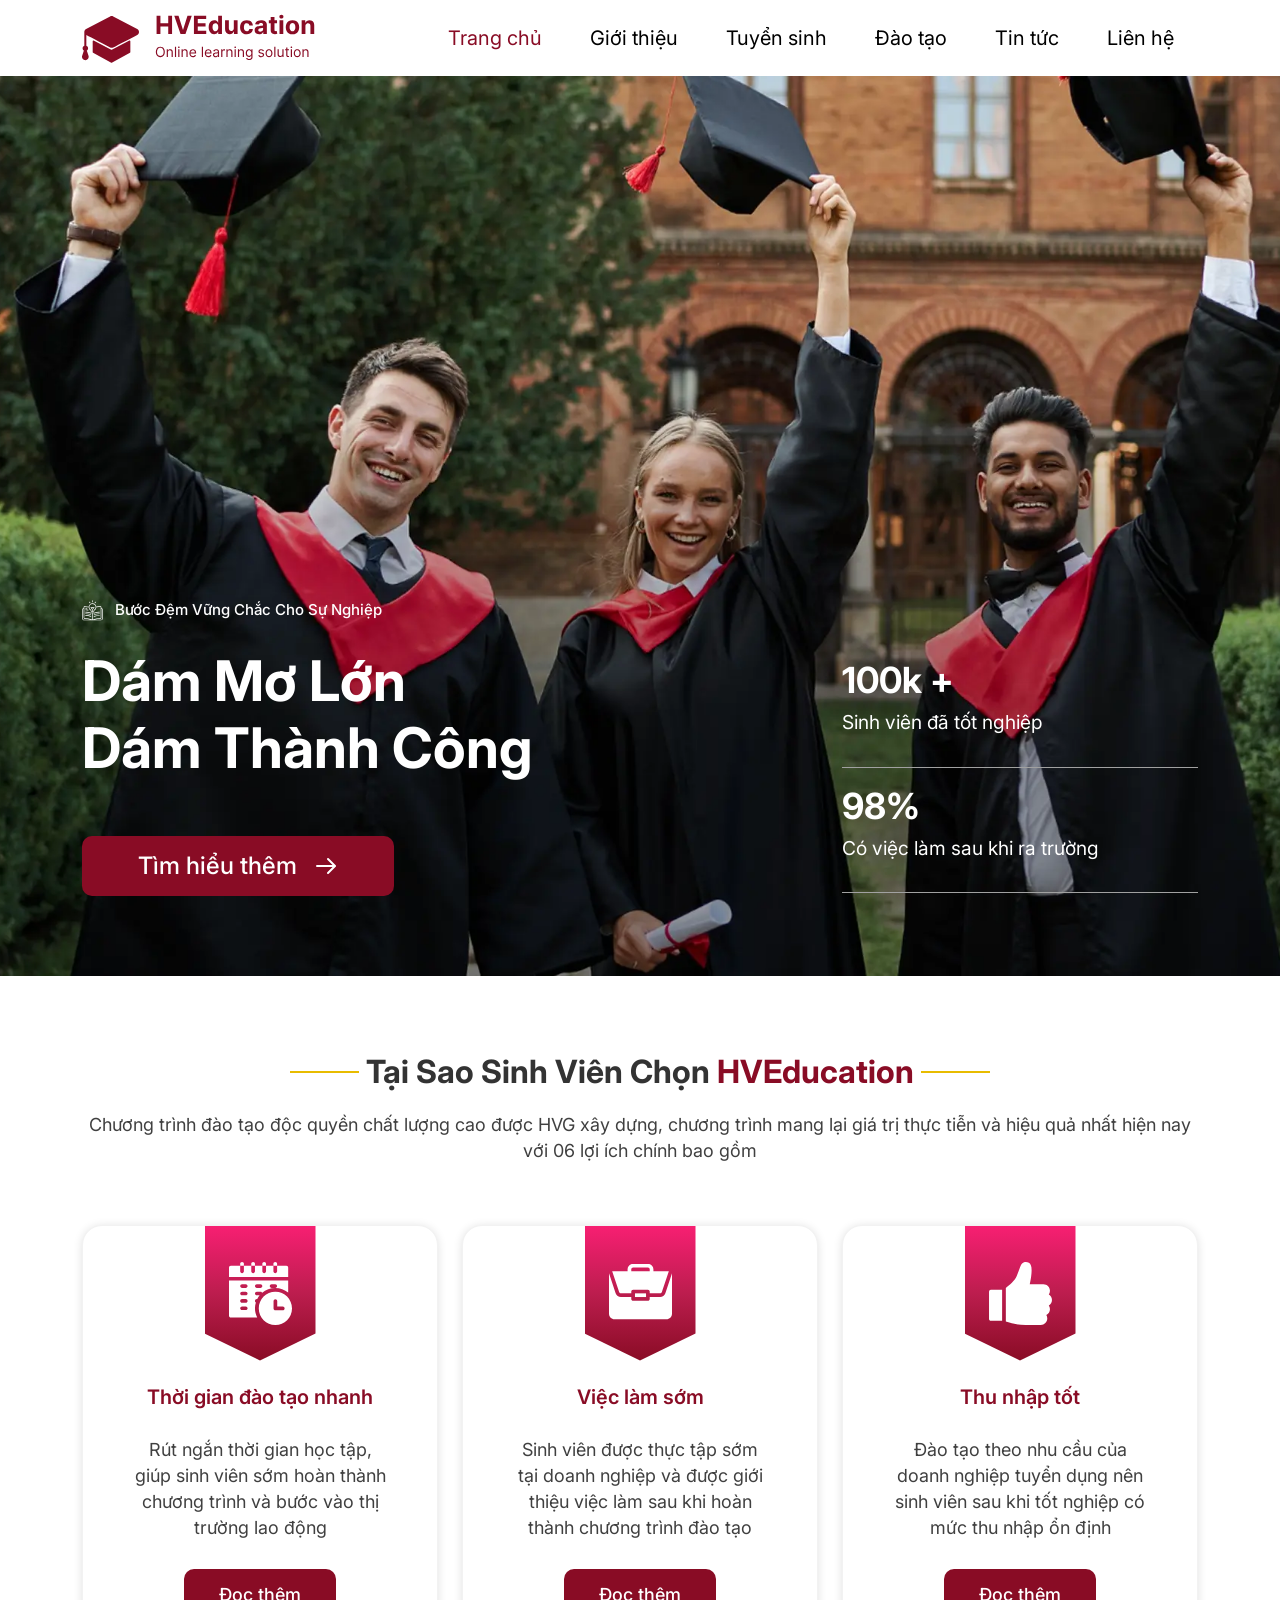
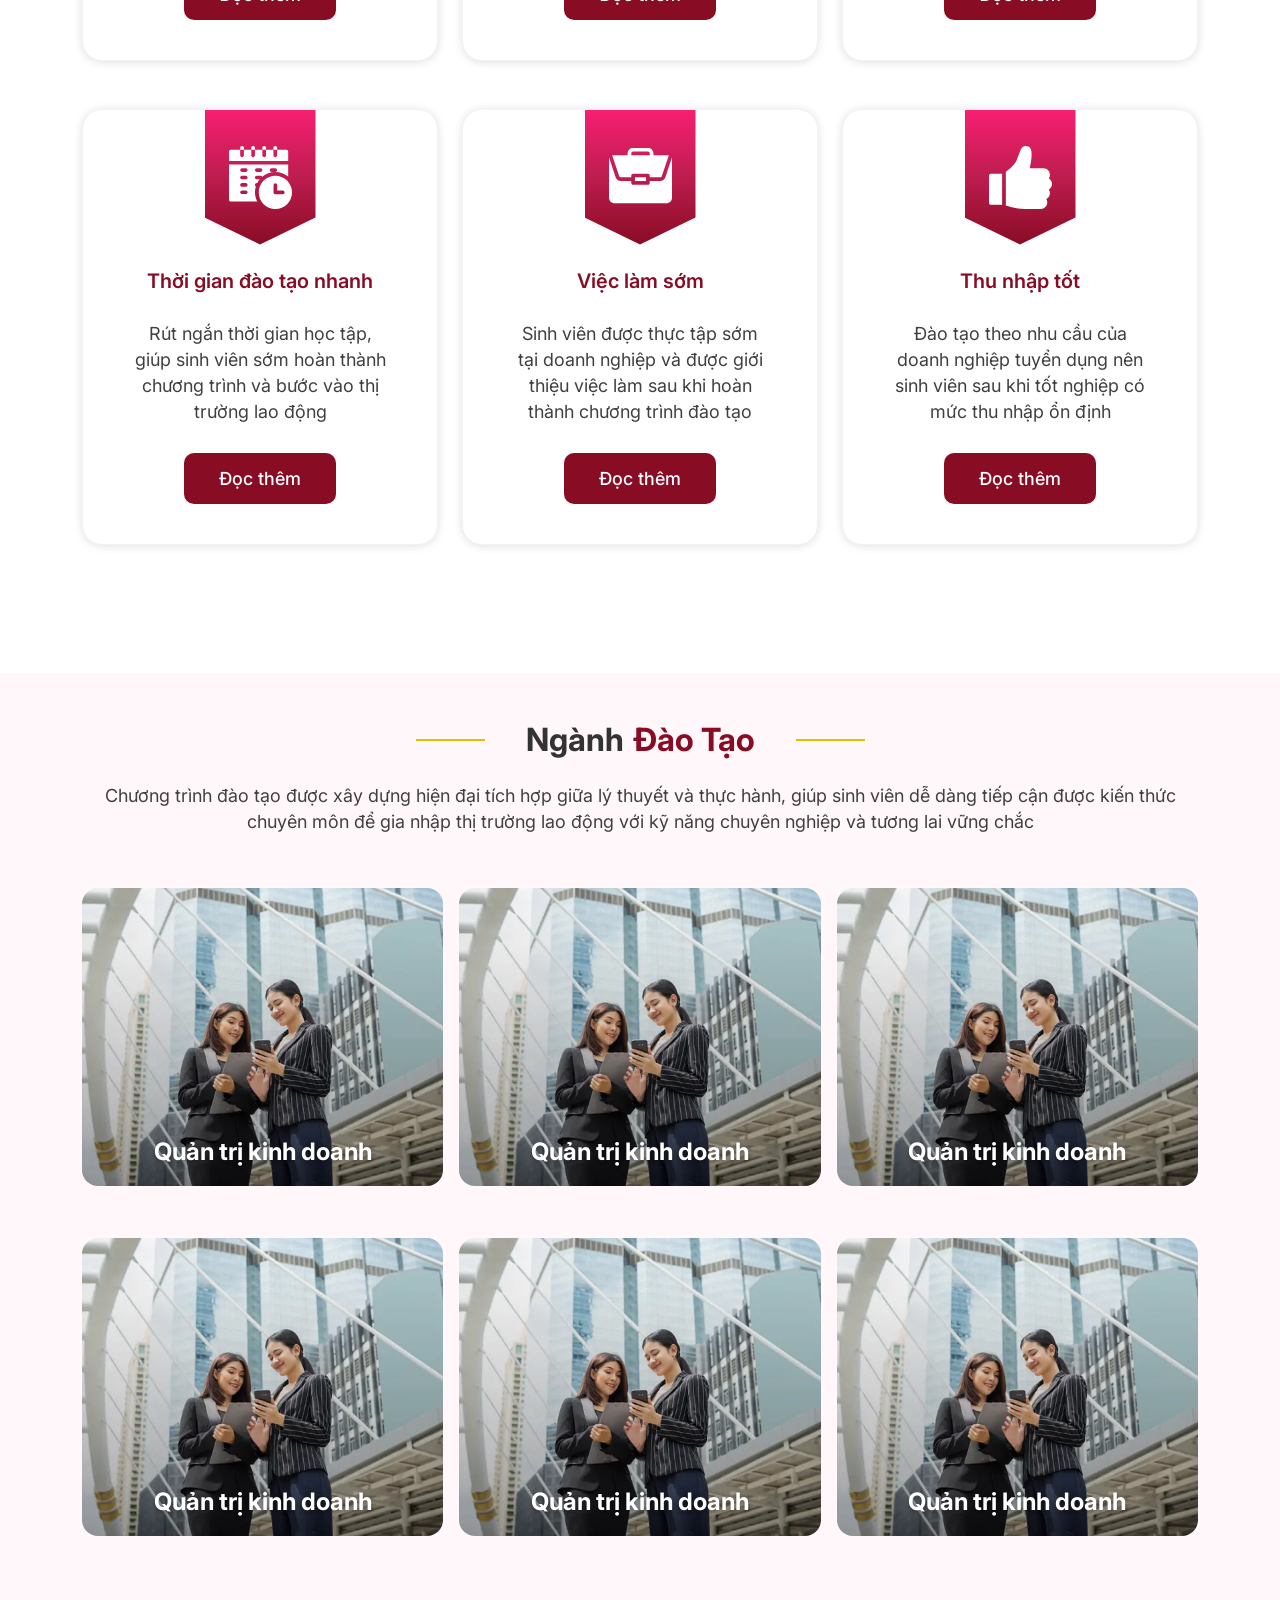
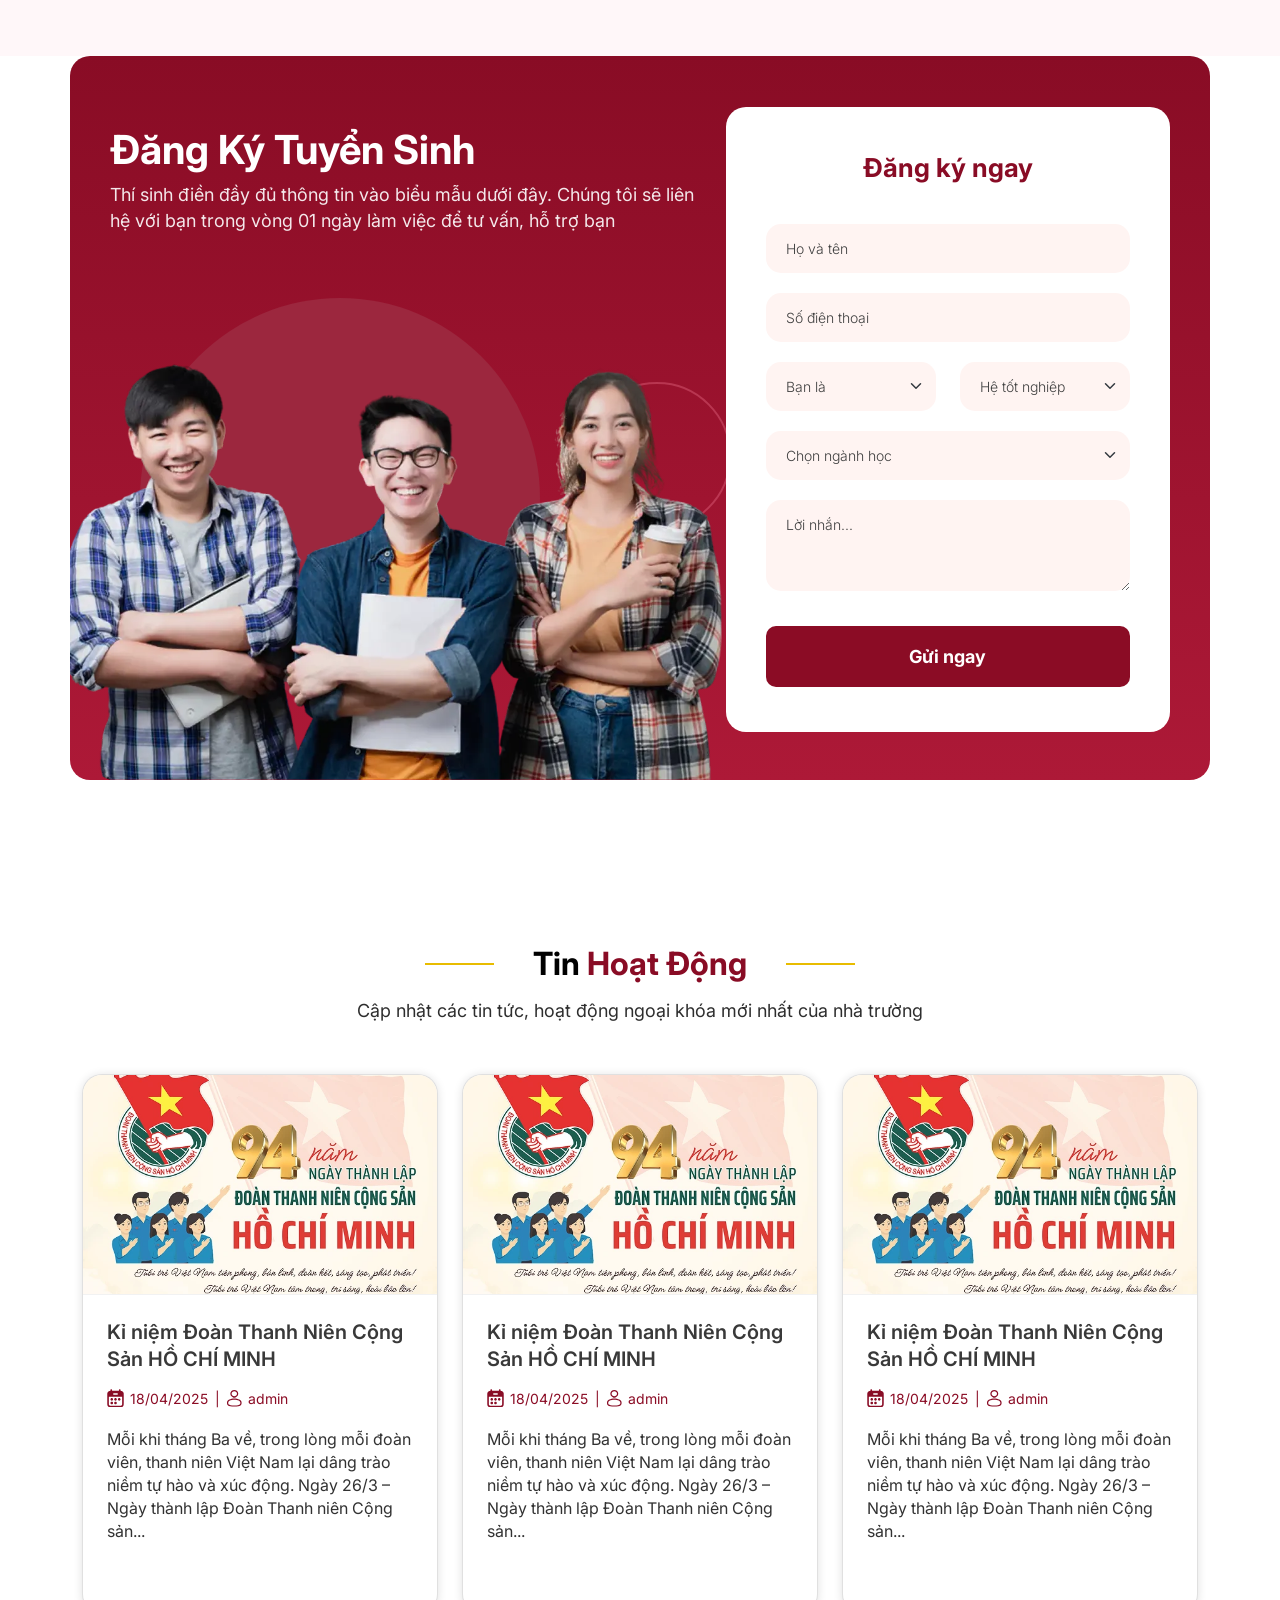
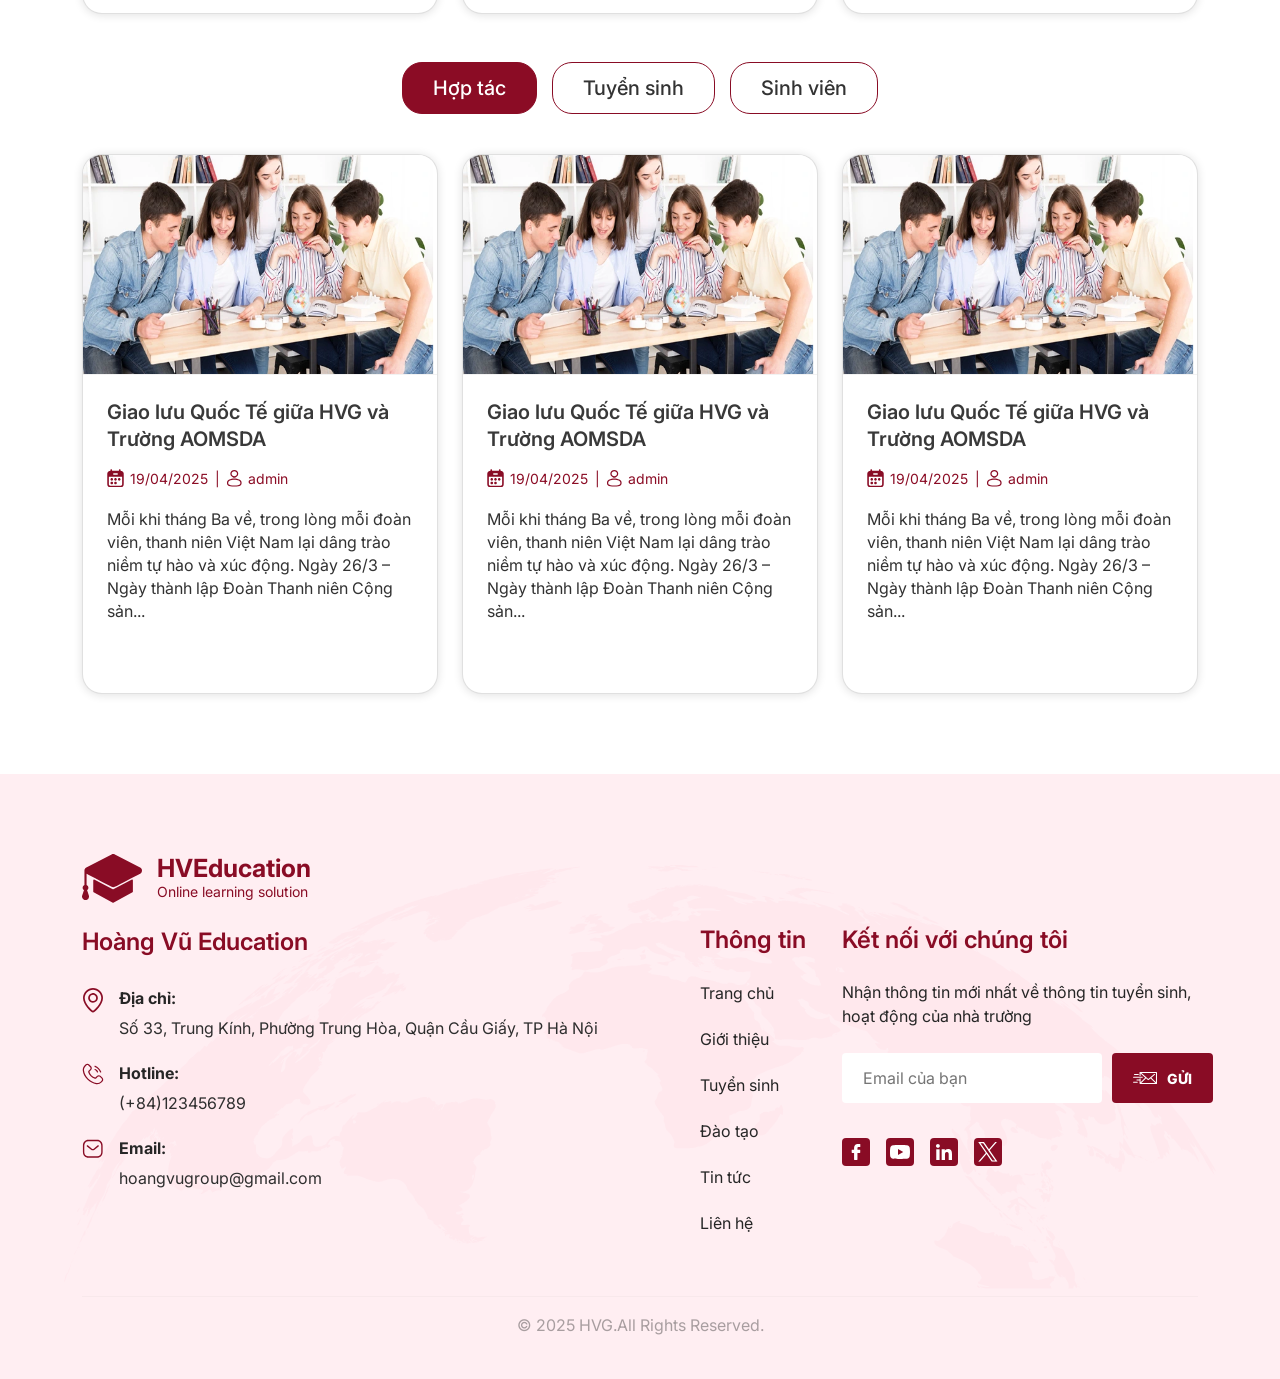
<file: index.html>
<!doctype html>
<html lang="en">

<head>
  <meta charset="UTF-8" />
  <meta name="viewport" content="width=device-width, initial-scale=1.0" />
  <title>Trang chủ - HV Education</title>
  <link rel="icon" type="image/svg+xml" href="assets/Frame 1000002996.svg">
  <link rel="preconnect" href="https://fonts.googleapis.com" />
  <link rel="preconnect" href="https://fonts.gstatic.com" crossorigin />
  <link href="https://fonts.googleapis.com/css2?family=Inter:wght@300;400;500;600;700;800&display=swap"
    rel="stylesheet" />
  <link href="https://cdn.jsdelivr.net/npm/bootstrap@5.0.2/dist/css/bootstrap.min.css" rel="stylesheet"
    integrity="sha384-EVSTQN3/azprG1Anm3QDgpJLIm9Nao0Yz1ztcQTwFspd3yD65VohhpuuCOmLASjC" crossorigin="anonymous">
  <link rel="stylesheet" href="styles/introduce.css" />
  <link rel="stylesheet" href="styles/homepage.css" />
  <link rel="stylesheet" href="styles/components/navbar.css">
  <link rel="stylesheet" href="styles/components/footer.css">
  <!-- Font Awesome for icons -->
  <link rel="stylesheet" href="https://cdnjs.cloudflare.com/ajax/libs/font-awesome/6.0.0/css/all.min.css" />
</head>

<body>
  <!-- Navbar Placeholder -->
  <div id="navbar-placeholder"></div>

  <main>
    <!-- Hero Section -->
    <section class="hero-section">
      <img src="assets/1297 1.webp" class="hero-bg-img" alt="HVedu Students" />
      <div class="container">
        <div class="row align-items-center">
          <div class="col-lg-7">
            <div class="hero-subtitle">
              <img src="assets/school 1.svg" class="hero-icon" />
              <span>Bước Đệm Vững Chắc Cho Sự Nghiệp</span>
            </div>
            <h1 class="hero-title">Dám Mơ Lớn<br />Dám Thành Công</h1>
            <a href="#" class="btn-hero">
              Tìm hiểu thêm
              <img src="assets/line-md_arrow-up.svg" alt="line-md_arrow-up" class="arrow" />
            </a>
          </div>
          <div class="col-lg-4 offset-lg-1">
            <div class="hero-stats-wrapper">
              <div class="hero-stats">
                <div class="stat-item">
                  <span class="stat-number">100k +</span>
                  <span class="stat-label">Sinh viên đã tốt nghiệp</span>
                </div>
                <div class="stat-divider"></div>
                <div class="stat-item">
                  <span class="stat-number">98%</span>
                  <span class="stat-label">Có việc làm sau khi ra trường</span>
                </div>
                <div class="stat-divider"></div>
              </div>
            </div>
          </div>
        </div>
      </div>
    </section>

    <!-- Why Choose Us Section -->
    <section class="why-choose-us">
      <div class="container">
        <div class="section-head">
          <h2 class="section-title">
            Tại Sao Sinh Viên Chọn <span>HVEducation</span>
          </h2>
          <p class="section-desc">
            Chương trình đào tạo độc quyền chất lượng cao được HVG xây dựng,
            chương trình mang lại giá trị thực tiễn và hiệu quả nhất hiện nay
            với 06 lợi ích chính bao gồm
          </p>
        </div>

        <div class="row mt-3 pt-2">
          <!-- Feature 1 -->
          <div class="col-md-4 mb-4 mb-lg-5">
            <div class="feature-card">
              <div class="feature-icon-wrapper">
                <img src="assets/timetable 1.svg" alt="timetable 1" class="img-fluid"></img>
              </div>
              <h3 class="feature-title">Thời gian đào tạo nhanh</h3>
              <p class="feature-text">
                Rút ngắn thời gian học tập, giúp sinh viên sớm hoàn thành
                chương trình và bước vào thị trường lao động
              </p>
              <a href="pages/introduce.html" class="btn-read-more">Đọc thêm</a>
            </div>
          </div>
          <!-- Feature 2 -->
          <div class="col-md-4 mb-4 mb-lg-5">
            <div class="feature-card">
              <div class="feature-icon-wrapper">
                <img src="assets/portfolio 2.svg" alt="portfolio 2" class="img-fluid"></img>
              </div>
              <h3 class="feature-title">Việc làm sớm</h3>
              <p class="feature-text">
                Sinh viên được thực tập sớm tại doanh nghiệp và được giới
                thiệu việc làm sau khi hoàn thành chương trình đào tạo
              </p>
              <a href="pages/introduce.html" class="btn-read-more">Đọc thêm</a>
            </div>
          </div>
          <!-- Feature 3 -->
          <div class="col-md-4 mb-4 mb-lg-5">
            <div class="feature-card">
              <div class="feature-icon-wrapper">
                <img src="assets/like 2.svg" alt="like 2" class="img-fluid"></img>
              </div>
              <h3 class="feature-title">Thu nhập tốt</h3>
              <p class="feature-text">
                Đào tạo theo nhu cầu của doanh nghiệp tuyển dụng nên sinh viên
                sau khi tốt nghiệp có mức thu nhập ổn định
              </p>
              <a href="pages/introduce.html" class="btn-read-more">Đọc thêm</a>
            </div>
          </div>

          <!-- Row 2 -->
          <div class="col-md-4 mb-4 mb-lg-5">
            <div class="feature-card">
              <div class="feature-icon-wrapper">
                <img src="assets/timetable 1.svg" alt="timetable 1" class="img-fluid"></img>
              </div>
              <h3 class="feature-title">Thời gian đào tạo nhanh</h3>
              <p class="feature-text">
                Rút ngắn thời gian học tập, giúp sinh viên sớm hoàn thành
                chương trình và bước vào thị trường lao động
              </p>
              <a href="pages/introduce.html" class="btn-read-more" class="img-fluid">Đọc thêm</a>
            </div>
          </div>
          <!-- Feature 5 -->
          <div class="col-md-4 mb-4 mb-lg-5">
            <div class="feature-card">
              <div class="feature-icon-wrapper">
                <img src="assets/portfolio 2.svg" alt="portfolio 2" class="img-fluid"></img>
              </div>
              <h3 class="feature-title">Việc làm sớm</h3>
              <p class="feature-text">
                Sinh viên được thực tập sớm tại doanh nghiệp và được giới
                thiệu việc làm sau khi hoàn thành chương trình đào tạo
              </p>
              <a href="pages/introduce.html" class="btn-read-more">Đọc thêm</a>
            </div>
          </div>
          <!-- Feature 6 -->
          <div class="col-md-4 mb-4 mb-lg-5">
            <div class="feature-card">
              <div class="feature-icon-wrapper">
                <img src="assets/like 2.svg" alt="like 2" class="img-fluid"></img>
              </div>
              <h3 class="feature-title">Thu nhập tốt</h3>
              <p class="feature-text">
                Đào tạo theo nhu cầu của doanh nghiệp tuyển dụng nên sinh viên
                sau khi tốt nghiệp có mức thu nhập ổn định
              </p>
              <a href="pages/introduce.html" class="btn-read-more">Đọc thêm</a>
            </div>
          </div>
        </div>
      </div>
    </section>

    <!-- Training Majors Section -->
    <section class="majors-section">
      <div class="container">
        <div class="section-head text-center">
          <h2 class="section-title-alt">
            Ngành <span>Đào Tạo</span>
          </h2>
          <p class="section-desc">
            Chương trình đào tạo được xây dựng hiện đại tích hợp giữa lý thuyết và thực hành, giúp sinh viên dễ dàng
            tiếp cận được kiến thức chuyên môn để gia nhập thị trường lao động với kỹ năng chuyên nghiệp và tương lai
            vững chắc
          </p>
        </div>

        <div class="row mt-3 gx-3 gy-0">
          <!-- Major 1 -->
          <div class="col-md-4 mb-3 mb-md-4">
            <a href="pages/news-detail.html" class="major-card"
              style="background-image: url('assets/Rectangle 140990.webp')">
              <div class="major-content">
                <h4 class="major-name">Quản trị kinh doanh</h4>
              </div>
            </a>
          </div>
          <div class="col-md-4 mb-3 mb-md-4">
            <a href="pages/news-detail.html" class="major-card"
              style="background-image: url('assets/Rectangle 140990.webp')">
              <div class="major-content">
                <h4 class="major-name">Quản trị kinh doanh</h4>
              </div>
            </a>
          </div>
          <!-- Major 3 -->
          <div class="col-md-4 mb-3 mb-md-4">
            <a href="pages/news-detail.html" class="major-card"
              style="background-image: url('assets/Rectangle 140990.webp')">
              <div class="major-content">
                <h4 class="major-name">Quản trị kinh doanh</h4>
              </div>
            </a>
          </div>
          <!-- Major 4 -->
          <div class="col-md-4 mb-3 mb-md-4">
            <a href="pages/news-detail.html" class="major-card"
              style="background-image: url('assets/Rectangle 140990.webp')">
              <div class="major-content">
                <h4 class="major-name">Quản trị kinh doanh</h4>
              </div>
            </a>
          </div>
          <!-- Major 5 -->
          <div class="col-md-4 mb-3 mb-md-4">
            <a href="pages/news-detail.html" class="major-card"
              style="background-image: url('assets/Rectangle 140990.webp')">
              <div class="major-content">
                <h4 class="major-name">Quản trị kinh doanh</h4>
              </div>
            </a>
          </div>
          <!-- Major 6 -->
          <div class="col-md-4 mb-3 mb-md-4">
            <a href="pages/news-detail.html" class="major-card"
              style="background-image: url('assets/Rectangle 140990.webp')">
              <div class="major-content">
                <h4 class="major-name">Quản trị kinh doanh</h4>
              </div>
            </a>
          </div>
        </div>
      </div>
    </section>

    <!-- Registration Section -->
    <section class="registration-section">
      <div class="container registration-container">
        <div class="registration-grid">
          <!-- Left Side: Content & Image -->
          <div class="registration-info">
            <div class="registration-text">
              <h3 class="registration-title">Đăng Ký Tuyển Sinh</h3>
              <p class="registration-desc">
                Thí sinh điền đầy đủ thông tin vào biểu mẫu dưới đây. Chúng tôi sẽ liên hệ với bạn trong vòng 01 ngày
                làm việc để tư vấn, hỗ trợ bạn
              </p>
            </div>
            <div class="circle circle-1"></div>
            <div class="circle circle-2"></div>
            <div class="registration-images">
              <img src="assets/banner-formdonghanh 1.webp" alt="Sinh viên" class="registration-students-img">
            </div>
          </div>

          <!-- Right Side: Form Card -->
          <div class="registration-form-area">
            <div class="registration-card">
              <h4 class="form-title">Đăng ký ngay</h4>
              <form action="#" method="POST">
                <div>
                  <input type="text" class="form-control reg-form-control" placeholder="Họ và tên" required>
                </div>
                <div>
                  <input type="tel" class="form-control reg-form-control" placeholder="Số điện thoại" required>
                </div>
                <div class="row gx-4">
                  <div class="col-6">
                    <select class="form-select reg-form-control reg-form-select">
                      <option selected>Bạn là</option>
                    </select>
                  </div>
                  <div class="col-6">
                    <select class="form-select reg-form-control reg-form-select">
                      <option selected>Hệ tốt nghiệp</option>
                    </select>
                  </div>
                </div>
                <div>
                  <select class="form-select reg-form-control reg-form-select">
                    <option selected>Chọn ngành học</option>
                  </select>
                </div>
                <div>
                  <textarea class="form-control reg-form-control" rows="3" placeholder="Lời nhắn..."></textarea>
                </div>
                <button type="submit" class="btn reg-btn-submit">Gửi ngay</button>
              </form>
            </div>
          </div>
        </div>
      </div>
    </section>

    <!-- Tin Hoạt Động Section -->
    <section class="activities-section">
      <div class="container">
        <div class="activities-header">
          <h2 class="activities-title">Tin <span>Hoạt Động</span></h2>
          <p class="activities-subtitle">Cập nhật các tin tức, hoạt động ngoại khóa mới nhất của nhà trường</p>
        </div>

        <!-- Top Row -->
        <div class="row g-3 g-lg-4 mb-4 mb-lg-5">
          <div class="col-lg-4 col-md-6">
            <div class="activity-card">
              <img src="assets/Rectangle 140991.webp" alt="Tin tức" class="activity-card-img">
              <div class="activity-card-body">
                <h3 class="activity-card-title">Kỉ niệm Đoàn Thanh Niên Cộng Sản HỒ CHÍ MINH</h3>
                <div class="activity-meta">
                  <span><img src="assets/stash_data-date-solid.svg" alt="calendar" class="meta-icon">
                    18/04/2025</span>
                  <span class="meta-icon">|</span>
                  <span><img src="assets/Vector.svg" alt="author" class="meta-icon"> admin</span>
                </div>
                <p class="activity-description">Mỗi khi tháng Ba về, trong lòng mỗi đoàn viên, thanh niên Việt Nam lại
                  dâng trào niềm tự hào và xúc động. Ngày 26/3 – Ngày thành lập Đoàn Thanh niên Cộng sản...</p>
              </div>
            </div>
          </div>
          <div class="col-lg-4 col-md-6">
            <div class="activity-card">
              <img src="assets/Rectangle 140991.webp" alt="Tin tức" class="activity-card-img">
              <div class="activity-card-body">
                <h3 class="activity-card-title">Kỉ niệm Đoàn Thanh Niên Cộng Sản HỒ CHÍ MINH</h3>
                <div class="activity-meta">
                  <span><img src="assets/stash_data-date-solid.svg" alt="calendar" class="meta-icon">
                    18/04/2025</span>
                  <span class="meta-icon">|</span>
                  <span><img src="assets/Vector.svg" alt="author" class="meta-icon"> admin</span>
                </div>
                <p class="activity-description">Mỗi khi tháng Ba về, trong lòng mỗi đoàn viên, thanh niên Việt Nam lại
                  dâng trào niềm tự hào và xúc động. Ngày 26/3 – Ngày thành lập Đoàn Thanh niên Cộng sản...</p>
              </div>
            </div>
          </div>
          <div class="col-lg-4 col-md-6 d-md-none d-lg-block">
            <div class="activity-card">
              <img src="assets/Rectangle 140991.webp" alt="Tin tức" class="activity-card-img">
              <div class="activity-card-body">
                <h3 class="activity-card-title">Kỉ niệm Đoàn Thanh Niên Cộng Sản HỒ CHÍ MINH</h3>
                <div class="activity-meta">
                  <span><img src="assets/stash_data-date-solid.svg" alt="calendar" class="meta-icon">
                    18/04/2025</span>
                  <span class="meta-icon">|</span>
                  <span><img src="assets/Vector.svg" alt="author" class="meta-icon"> admin</span>
                </div>
                <p class="activity-description">Mỗi khi tháng Ba về, trong lòng mỗi đoàn viên, thanh niên Việt Nam lại
                  dâng trào niềm tự hào và xúc động. Ngày 26/3 – Ngày thành lập Đoàn Thanh niên Cộng sản...</p>
              </div>
            </div>
          </div>
        </div>

        <!-- Filter Tabs -->
        <div class="activity-tabs">
          <button class="pill-btn active">Hợp tác</button>
          <button class="pill-btn">Tuyển sinh</button>
          <button class="pill-btn">Sinh viên</button>
        </div>

        <!-- Bottom Row -->
        <div class="row g-4">
          <div class="col-lg-4 col-md-6">
            <div class="activity-card">
              <img src="assets/Rectangle 1409910.webp" alt="Tin tức" class="activity-card-img">
              <div class="activity-card-body">
                <h3 class="activity-card-title">Giao lưu Quốc Tế giữa HVG và Trường AOMSDA</h3>
                <div class="activity-meta">
                  <span><img src="assets/stash_data-date-solid.svg" alt="calendar" class="meta-icon">
                    19/04/2025</span>
                  <span class="meta-icon">|</span>
                  <span><img src="assets/Vector.svg" alt="author" class="meta-icon"> admin</span>
                </div>
                <p class="activity-description">Mỗi khi tháng Ba về, trong lòng mỗi đoàn viên, thanh niên Việt Nam lại
                  dâng trào niềm tự hào và xúc động. Ngày 26/3 – Ngày thành lập Đoàn Thanh niên Cộng sản...</p>
              </div>
            </div>
          </div>
          <div class="col-lg-4 col-md-6">
            <div class="activity-card">
              <img src="assets/Rectangle 1409910.webp" alt="Tin tức" class="activity-card-img">
              <div class="activity-card-body">
                <h3 class="activity-card-title">Giao lưu Quốc Tế giữa HVG và Trường AOMSDA</h3>
                <div class="activity-meta">
                  <span><img src="assets/stash_data-date-solid.svg" alt="calendar" class="meta-icon">
                    19/04/2025</span>
                  <span class="meta-icon">|</span>
                  <span><img src="assets/Vector.svg" alt="author" class="meta-icon"> admin</span>
                </div>
                <p class="activity-description">Mỗi khi tháng Ba về, trong lòng mỗi đoàn viên, thanh niên Việt Nam lại
                  dâng trào niềm tự hào và xúc động. Ngày 26/3 – Ngày thành lập Đoàn Thanh niên Cộng sản...</p>
              </div>
            </div>
          </div>
          <div class="col-lg-4 col-md-6 d-md-none d-lg-block">
            <div class="activity-card">
              <img src="assets/Rectangle 1409910.webp" alt="Tin tức" class="activity-card-img">
              <div class="activity-card-body">
                <h3 class="activity-card-title">Giao lưu Quốc Tế giữa HVG và Trường AOMSDA</h3>
                <div class="activity-meta">
                  <span><img src="assets/stash_data-date-solid.svg" alt="calendar" class="meta-icon">
                    19/04/2025</span>
                  <span class="meta-icon">|</span>
                  <span><img src="assets/Vector.svg" alt="author" class="meta-icon"> admin</span>
                </div>
                <p class="activity-description">Mỗi khi tháng Ba về, trong lòng mỗi đoàn viên, thanh niên Việt Nam lại
                  dâng trào niềm tự hào và xúc động. Ngày 26/3 – Ngày thành lập Đoàn Thanh niên Cộng sản...</p>
              </div>
            </div>
          </div>
        </div>
      </div>
    </section>


  </main>

  <!-- Footer Placeholder -->
  <div id="footer-placeholder"></div>

  <script src="https://code.jquery.com/jquery-3.6.0.min.js"></script>
  <script src="https://cdn.jsdelivr.net/npm/bootstrap@5.0.2/dist/js/bootstrap.bundle.min.js"
    integrity="sha384-MrcW6ZMFYlzcLA8Nl+NtUVF0sA7MsXsP1UyJoMp4YLEuNSfAP+JcXn/tWtIaxVXM"
    crossorigin="anonymous"></script>

  <script src="script/navbar-footer.js"></script>
  <script>
    $(document).ready(function () {
      // Filter Tabs Interactivity
      $(".activity-tabs .pill-btn").on("click", function () {
        $(".activity-tabs .pill-btn").removeClass("active");
        $(this).addClass("active");
      });
    });
  </script>
</body>

</html>
</file>
<file: styles/introduce.css>
body {
    font-family: 'Inter', sans-serif;
    color: var(--text-color);
    background-color: var(--white);
}

:root {
    --primary-color: #890C25;
    --text-color: #000000;
    --gray-light: #f8f9fa;
    --white: #ffffff;
    --transition: all 0.3s ease;
}

/* Breadcrumb Styles */
.breadcrumb-bar {
    background-color: #F4F4F4;
    padding: 12px 0;
    border-bottom: 1px solid #efefef;
}

.breadcrumb {
    display: flex !important;
    align-items: center !important;
}

.breadcrumb-item {
    display: flex !important;
    align-items: center !important;
}

.breadcrumb-item a {
    font-family: 'Inter', sans-serif;
    color: #444444;
    text-decoration: none;
    font-weight: 400;
    font-size: 16px;
    margin-right: 8px;
}

.breadcrumb-item.active {
    font-family: 'Inter', sans-serif;
    font-size: 16px;
    color: #890C25 !important;
    font-weight: 700;
    margin-left: 8px;
}

/* Introduction Sections */
.intro-section, .vision-section, .mission-section {
    background-color: var(--white);
    padding-top: 44px;
}

.title-intro {
    margin-top: 30px;
}

.introduce-title {
    color: #890C25;
    font-family: 'Inter', sans-serif;
    font-weight: 700;
    font-size: 32px;
    line-height: 22px;
    margin-bottom: 22px;
}

.title-underline {
    width: 120px;
    height: 2px;
    background-color: #DD8D45;
    margin-bottom: 30px;
}


.section-body p {
    font-family: 'Inter', sans-serif;
    font-weight: 400;
    font-size: 18px;
    line-height: 27px;
    color: #242424;
    margin-bottom: 20px;
}

.section-body strong {
    color: #242424;
}

.image-placeholder {
    border-radius: 20px;
    overflow: hidden;
    position: relative;
}

.registration-section {
    padding-bottom: 85px;
}

@media (max-width: 991px) {
    .introduce-title {
        font-size: 28px;
        line-height: normal;
        text-align: center;
    }

    .section-body p {
        font-size: 16px;
        line-height: 1.5;
        text-align: center;
    }

    .title-underline {
        margin: 0 auto 25px;
    }

    .intro-content {
        margin-top: 10px !important;
        text-align: center;
    }

    .intro-image-container {
        max-width: 500px;
        margin: 0 auto;
    }
}

@media (max-width: 768px) {
    .introduce-title {
        font-size: 24px;
        margin-bottom: 10px;
    }

    .intro-section, .py-5 {
        padding-top: 0 !important;
    }

    .section-body p {
        font-size: 14px;
    }

    /* Remove decorative yellow lines on smaller screens as requested */
    .title-underline {
        display: none !important;
    }

    .intro-section, .vision-section, .mission-section, .why-choose-us {
        padding-top: 30px !important;
        padding-bottom: 30px !important;
    }

    .breadcrumb-item a, .breadcrumb-item.active {
        font-size: 14px;
    }

    .section-title-alt {
        margin-bottom: 10px !important;
    }
}

@media (max-width: 427px) {
    .introduce-title {
        font-size: 20px;
    }

    .section-body p {
        font-size: 14px;
        margin-bottom: 15px;
    }

    .intro-section, .vision-section, .mission-section, .why-choose-us {
        padding-top: 20px !important;
        padding-bottom: 20px !important;
    }

    .feature-cards-row {
        margin-top: 20px !important;
        padding-top: 0 !important;
    }

    .feature-cards-row .mb-5 {
        margin-bottom: 20px !important;
    }
}

@media (max-width: 376px) {
    .introduce-title {
        font-size: 18px;
    }

    .section-body p {
        font-size: 13px;
    }
}

@media (max-width: 321px) {
    .introduce-title {
        font-size: 16px;
    }

    .section-body p {
        font-size: 12px;
    }

    .breadcrumb-item a, .breadcrumb-item.active {
        font-size: 12px;
    }
}
</file>
<file: styles/homepage.css>
html, body {
  overflow-x: hidden;
  width: 100%;
}

:root {
  --primary-color: #890c25;
  --primary-dark: #6e091d;
  --text-color: #000000;
  --text-muted: #6c757d;
  --white: #ffffff;
  --transition: all 0.3s ease;
  --card-shadow: 0 10px 30px rgba(0, 0, 0, 0.05);
}

/* Hero Section */
.hero-section {
  position: relative;
  width: 100%;
  min-height: 100vh;
  color: var(--white);
  display: flex;
  align-items: flex-end;
  overflow: hidden;
}

.hero-bg-img {
  position: absolute;
  width: 100%;
  height: 100%;
  object-fit: cover;
  z-index: -1;
}

.col-lg-7 {
  margin-bottom: 80px;
}

.hero-subtitle {
  display: flex;
  align-items: center;
  font-size: 15px;
  font-weight: 500;
  margin-bottom: 26px;
  font-family: "Inter", sans-serif;
  color: #ffffff;
}

.hero-subtitle i {
  margin-right: 15px;
  font-size: 1.5rem;
}

.hero-title {
  font-family: "Inter", sans-serif;
  font-size: 56px;
  font-weight: 700;
  line-height: 120%;
  margin-bottom: 54px;
}

.btn-hero {
  background-color: #890c25;
  text-align: center;
  font-family: "Inter", sans-serif;
  color: white;
  min-width: 307px;
  padding: 12px 56px 12px 56px;
  border-radius: 10px;
  font-weight: 500;
  font-size: 24px;
  text-decoration: none;
  transition: var(--transition);
  border: none;
  display: inline-flex;
  align-items: center;
  gap: 17px;
}

.btn-hero:hover {
  background-color: #6e091d;
  color: var(--white);
  transform: translateY(-3px);
  box-shadow: 0 10px 20px rgba(0, 0, 0, 0.2);
}

.hero-stats-wrapper {
  position: relative;
}

.hero-stats {
  position: relative;
  z-index: 2;
}

.hero-icon {
  margin-right: 12px;
}

.stat-item {
  margin-bottom: 30px;
}

.stat-number {
  font-family: "Inter", sans-serif;
  font-size: 36px;
  font-weight: 700;
  display: block;
  line-height: 1;
}

.stat-label {
  font-size: 1.2rem;
  font-weight: 400;
  display: block;
  margin-top: 10px;
}

.stat-divider {
  width: 100%;
  height: 1px;
  background-color: #a1a1a1;
  border: 1px;
  margin: 20px 0;
}

/* Why Choose Us Section */
.why-choose-us {
  padding: 80px 0;
  background-color: #ffffff;
}

.section-head {
  text-align: center;
  margin-bottom: 30px;
}

.section-title {
  font-family: "Inter", sans-serif;
  font-size: 32px;
  font-weight: 700;
  align-items: center;
  justify-content: center;
  gap: 11px;
  color: #333;
  margin-bottom: 24px;
  line-height: 100%;
}

.section-title span {
  color: var(--primary-color);
}

.section-title::before,
.section-title::after {
  margin-bottom: 10px;
  content: "";
  width: 69px;
  height: 2px;
  background: #e8bc00;
  display: inline-block;
}

.section-desc {
  font-family: "Inter", sans-serif;
  max-width: 1194px;
  margin: 0 auto;
  color: #404040;
  font-size: 18px;
  line-height: 26px;
  margin-bottom: 53px;
}

/* Feature Cards */
.feature-card {
  background-color: #ffffff;
  padding: 110px 30px 40px;
  border-radius: 20px;
  text-align: center;
  transition: var(--transition);
  height: 100%;
  border: 1px solid #f2f2f2;
  position: relative;
  display: flex;
  flex-direction: column;
  align-items: center;
  box-shadow: 0 1px 10px rgba(0, 0, 0, 0.12);
}

.feature-card:hover {
  transform: translateY(-10px);
}

.feature-icon-wrapper {
  display: inline-flex;
  align-items: center;
  justify-content: center;
  width: 111px;
  height: 134.5px;
  background: linear-gradient(180deg, #f71f72 0%, #bc1d4e 50%, #890c25 100%);
  color: var(--white);
  clip-path: polygon(0% 0%, 100% 0%, 100% 80%, 50% 100%, 0% 80%);
  position: absolute;
  top: 0px;
  z-index: 2;
}

.feature-title {
  font-family: "Inter", sans-serif;
  font-size: 20px;
  font-weight: 600;
  margin-bottom: 28px;
  color: var(--primary-color);
  margin-top: 49px;
  color: #890c25;
}

.feature-text {
  color: #404040;
  font-size: 18px;
  line-height: 26px;
  margin-bottom: 28px;
  margin-left: 18px;
  margin-right: 18px;
  flex-grow: 1;
}

.btn-read-more {
  background-color: #890c25;
  font-family: "Inter", sans-serif;
  color: var(--white);
  padding: 12px 35px;
  border-radius: 10px;
  font-size: 18px;
  font-weight: 500;
  text-decoration: none;
  transition: var(--transition);
  display: inline-block;
}

.btn-read-more:hover {
  background-color: var(--primary-dark);
  color: var(--white);
  transform: scale(1.05);
}

/* Ngành Đào Tạo Section */
.majors-section {
  background-color: #fff5f7c2;
  padding: 48px 0 68px;
}

.section-title-alt {
  display: flex;
  align-items: center;
  justify-content: center;
  gap: 9px;
  font-size: 32px;
  font-weight: 700;
  margin-bottom: 24px;
  color: #333;
}

.section-title-alt span {
  color: #890c25;
}

.section-title-alt::before{
  margin-right: 32px;
  content: "";
  height: 2px;
  width: 69px;
  background-color: #E8BC00; /* Gold accent */
}

.section-title-alt::after {
  margin-left: 32px;
  content: "";
  height: 2px;
  width: 69px;
  background-color: #E8BC00; /* Gold accent */
}

.major-card {
  position: relative;
  display: block;
  text-decoration: none;
  height: 298px;
  border-radius: 16px;
  overflow: hidden;
  margin-bottom: 28px;
  background-size: cover;
  background-position: center;
  transition: all 0.4s ease;
}

.major-card::before {
  position: absolute;
  top: 0;
  left: 0;
  width: 100%;
  height: 100%;
  transition: background 0.3s ease;
}

.major-card:hover {
  transform: translateY(-5px);
}

.major-content {
  position: absolute;
  bottom: 0;
  left: 0;
  width: 100%;
  padding: 20px;
  text-align: center;
}

.major-name {
  font-family: "Inter", sans-serif;
  color: #ffffff;
  font-size: 24px;
  font-weight: 700;
  margin: 0;
  text-shadow: 0 2px 4px rgba(0, 0, 0, 0.3);
}


/* Registration Section */
.registration-container {
  background: linear-gradient(180deg, #890C25 0%, #AD1937 100%);
  border-radius: 20px;
  color: #ffffff;
  overflow: hidden;
  position: relative;
  padding: 0;
}

/* Hình tròn lớn - viền mờ */
.circle-1 {
  position: absolute;
  background-color: #9c273e;
  width: 400px;
  height: 400px;
  border-radius: 50%;
  border: none;
  top: 50%;
  left: 50%;
  transform: translate(-125%, -30%);
  z-index: 0; /* sau ảnh */
}

/* Hình tròn nhỏ hơn - fill mờ */
.circle-2 {
  position: absolute;
  width: 148px;
  height: 148px;
  border-radius: 50%;
  border: 2px solid #FF89A14D;
  top: 45%;
  left: 45%;
  z-index: 0;
}

.registration-grid {
  display: grid;
  grid-template-columns: 1.15fr 0.85fr;
}

.registration-info {
  display: flex;
  flex-direction: column;
  justify-content: space-between;
  padding: 70px 0 0 40px;
}

.registration-text h3 {
  font-size: 40px;
  font-weight: 700;
  /* margin-bottom: 24px; */
  font-family: "Inter", sans-serif;
}

.registration-text p {
  font-size: 18px;
  line-height: 26px;
  max-width: 600px;
  opacity: 0.9;
}

.registration-images {
  margin-top: auto;
  display: flex;
  justify-content: flex-start;
  align-items: flex-end;
  margin-bottom: -6px;
  margin-left: -50px;
  z-index: 1;
}

.registration-students-img {
  width: 100%;
  max-width: 700px;
  display: block;
}

.registration-form-area {
  align-items: center;
  justify-content: center;
  margin-top: 51px;
  margin-right: 40px;
  margin-bottom: 48px;
}

.registration-card {
  background-color: #FFFFFF;
  border-radius: 20px;
  padding: 45px 40px;
  color: #3F3F3F;
  position: relative;
  z-index: 3;
  font-family: "Inter";
}

.registration-card h4 {
  color: #890c25;
  text-align: center;
  font-size: 26px;
  font-weight: 700;
  margin-bottom: 40px;
  font-family: "Inter", sans-serif;
}

.reg-form-control {
  background-color: #FFF4F2 !important;
  font-family: 'Inter', sans-serif;
  border-radius: 15px !important;
  font-size: 14px !important;
  color: #3F3F3F;
  font-weight: 300 !important;
  margin-bottom: 20px !important;
  border: none !important; 
  box-shadow: none !important;
  padding-top: 14px !important;
  padding-bottom: 14px !important;
  padding-left: 20px !important;
  padding-right: 20px !important;
}

.reg-form-select{
  font-family: 'Inter', sans-serif;
  color: #3F3F3F !important;
  font-weight: 300;
}

.reg-form-control::placeholder {
  color: #3F3F3F;
}

.reg-btn-submit {
  background-color: #8b0c25 !important;
  color: #ffffff !important;
  width: 100%;
  border-radius: 10px;
  padding: 16px;
  font-size: 18px;
  font-weight: 700;
  margin-top: 15px;
  transition: all 0.3s cubic-bezier(0.4, 0, 0.2, 1);
  font-family: 'Inter', sans-serif;
}

.reg-btn-submit:hover {
  background-color: #890C25;
  transform: translateY(-2px);
}

@media (max-width: 1024px) {
  .circle-1, .circle-2 {
    display: none;
  }

  .registration-card {
    padding: 20px !important;
  }

  .registration-grid {
    column-gap: 50px;
  }

  .registration-form-area {
    margin-right: 20px;
  }
}

@media (max-width: 991px) {
  .registration-container {
    padding-left: 10px;
    padding-right: 10px;
    padding-top: 25px;
  }
  
  .registration-grid {
    display: flex;
    flex-direction: column;
  }
  
  .registration-info {
    display: contents;
  }

  .registration-text {
    order: 1;
    padding-top: 20px;
    text-align: center;
  }
  
  .registration-form-area {
    order: 2;
    margin-top: 0 ;
    margin-right: 0 ;
  }

  .registration-images {
    order: 3;
    margin-left: 0;
    margin-bottom: 0;
    margin-top: 0;
    justify-content: center;
  }
  
  .registration-text {
    text-align: center;
  }
  
  .registration-content p {
    margin-left: auto;
    margin-right: auto;
  }
  
  .registration-card {
    margin-top: 10px;
  }
}


/* Activities News Section */
.activities-section {
  padding: 80px 0;
  background-color: #ffffff;
}

.activities-header {
  text-align: center;
  margin-bottom: 50px;
}

.activities-title {
  display: flex;
  align-items: center;
  justify-content: center;
  gap: 7px;
  font-family: 'Inter', sans-serif;
  font-size: 32px;
  font-weight: 700;
  margin: 0 0 15px 0;
  /* Removal of white-space: nowrap to allow wrapping on mobile */
}

.activities-title::before{
  content: "";
  display: block;
  width: 69px;
  height: 2px;
  background-color: #E8BC00;
  margin-right: 32px;
}
.activities-title::after {
  content: "";
  display: block;
  width: 69px;
  height: 2px;
  background-color: #E8BC00;
  margin-left: 32px;
}

.activities-title span {
  color: #890C25;
}

.activities-subtitle {
  color: #2E2E2E;
  font-size: 18px;
  max-width: 593px;
  margin: 0 auto;
  line-height: 26px;
}

.activity-tabs {
  display: flex;
  justify-content: center;
  gap: 15px;
  margin-bottom: 40px;
}

.pill-btn {
  padding: 10px 30px;
  border-radius: 50px;
  font-weight: 600;
  font-size: 16px;
  transition: all 0.3s ease;
  border: 1px solid #dcdcdc;
  background: #fff;
  color: #333;
  cursor: pointer;
  font-family: 'Inter', sans-serif;
}

.pill-btn.active {
  background-color: #8b0c25;
  color: #fff;
  border-color: #8b0c25;
}

.pill-btn:hover:not(.active) {
  border-color: #8b0c25;
  color: #8b0c25;
}

.activity-card {
  background: #fff;
  border-radius: 20px;
  overflow: hidden;
  box-shadow: 0 1px 10px rgba(0, 0, 0, 0.12);
  transition: transform 0.3s ease, box-shadow 0.3s ease;
  height: 100%;
  border: 1px solid rgba(0,0,0,0.12);
  margin-bottom: 30px;
}

.activity-card:hover {
  transform: translateY(-10px);
  box-shadow: 0 1px 10px rgba(0, 0, 0, 0.12);
}

.activity-card-img {
  width: 100%;
  height: 220px;
  object-fit: cover;
  border-bottom: 1px solid rgba(0,0,0,0.05);
}

.activity-card-body {
  padding: 24px;
}

.activity-card-title {
  font-family: 'Inter', sans-serif;
  font-size: 20px;
  font-weight: 600;
  color: #393939;
  margin-bottom: 12px;
  line-height: 27px;
  overflow: hidden;
  display: -webkit-box;
  -webkit-line-clamp: 2;
  line-clamp: 2;
  -webkit-box-orient: vertical;
}

.activity-meta {
  font-family: 'Inter', sans-serif;
  display: flex;
  gap: 7px;
  font-size: 14px;
  color: #8b0c25;
  font-weight: 400;
  line-height: 27px;
  margin-bottom: 16px;
}

.activity-meta span {
  display: flex;
  align-items: center;
  gap: 6px;
}


.activity-description {
  font-family: 'Inter', sans-serif;
  font-size: 16px;
  font-weight: 400;
  color: #323232;
  line-height: 23px;
}

.pill-btn {
  font-family: 'Inter', sans-serif;
  font-size: 20px;
  font-weight: 500;
  border-radius: 20px;
  border-color: #890C25;
}

/* ---------------------------------
   Responsive Styles Added 
--------------------------------- */
@media (max-width: 991px) {
  .hero-section {
    min-height: 80vh !important;
    display: flex;
    align-items: center; /* Center content vertically on tablets */
  }

  .btn-hero {
    padding: 12px 32px !important;
    font-size: 18px !important;
    min-width: unset !important;
  }

  .hero-subtitle {
    font-size: 14px;
    margin-top: 10px;
    margin-bottom: 20px;
  }

  .hero-title, .h1 {
    font-size: 42px !important; /* Fixed massive 300px bug */
    margin-bottom: 24px;
  }

  .hero-stats {
    margin-top: 20px !important;
  }
  .stat-label, .stat-number {
    font-size: 20px !important;
  }

  .hero-bg-img {
    object-fit: cover !important;
    object-position: center !important;
  }

  .why-choose-us {
    padding-top: 30px;
    padding-bottom: 10px;
  }

  .section-head {
    margin-bottom: 20px;
  }

  .section-desc {
    margin-bottom: 20px;
  }

  .feature-card, .major-card {
    padding-top: 20px;
    padding-left: 10px;
    padding-right: 10px;
    height: 350px
  }

  .feature-title {
    font-family: 'Inter', sans-serif;
    font-size: 16px;
  }

  .feature-text {
    margin-left: 0px;
    margin-right: 0px;
    margin-bottom: 0px;
    font-family: 'Inter', sans-serif;
    font-size: 14px;
  }

  .btn-read-more {
    font-family: 'Inter', sans-serif;
    font-size: 14px;
  }

  .img-fluid {
    width: 50%;
    height: auto;
  }

  .feature-icon-wrapper {
    width: 50px;
    height: 50px;
  }

  .majors-section {
    padding-top: 20px;
    padding-block: 10px;
  }

  .section-title-alt {
    margin-top: 20px;
    font-family: 'Inter';
    font-size: 24px;
  }

  .major-card {
    height: 200px;
  }
  .stat-item {
    display: inline-block;
    margin-right: 20px;
  }
  .stat-divider {
    display: none;
  }

  .registration-section {
    padding-bottom: 10px;
  }

  .registration-text {
    text-align: center;
  }

  .registration-text p {
    margin-left: auto;
    margin-right: auto;
  }

  .activities-section {
    padding-top: 20px;
    padding-bottom: 20px;
  }

  .pill-btn, .pill-btn.active {
    border-radius: 10px;
  }

  /* Hide decorative yellow lines on responsive views */
  .section-title::before, .section-title::after,
  .section-title-alt::before, .section-title-alt::after,
  .activities-title::before, .activities-title::after {
    display: none !important;
  }
}

@media (max-width: 427px) {
  .hero-bg-img {
    object-fit: cover !important;
  }
  .hero-section .col-lg-7{
    max-height: 90px !important;
    padding-left: 20px !important;
  }
  .hero-section .col-lg-4{
    padding-left: 20px !important;
  }
  .hero-section {
    min-height: auto !important; 
    height: auto !important;
  }
  .hero-title {
    color: #FFFFFF;
    font-size: 18px !important;
    padding: auto;
  }
  .hero-subtitle {
    padding-top: 10px;
    color: #FFFFFF;
    font-size: 12px;
    padding: auto;
  }
  .btn-hero{
    width: 40% !important;
    position: center;
    justify-content: center;
    font-size: 12px !important;
    padding: 2px !important;
    border-radius: 5px !important;
  }
  .hero-stat{
    width:fit-content;
    height:fit-content;
  }
  .stat-item{
    margin-left: 2px !important;
  }
  .stat-number{
    font-size: 14px !important;
  }
  .stat-label{
    font-size: 12px !important;
  }

  .why-choose-us{
    margin-top: 10px !important;
    padding-bottom: 0px !important;
  }

  .section-head {
    margin-bottom: 10px !important;
  }

  .section-title{
    font-family: 'Inter';
    font-size: 20px !important;
    margin-bottom: 10px !important;
  }
  .section-desc{
    font-family: 'Inter';
    font-size: 14px !important;
    margin-bottom: 10px !important;
  }
  .feature-card {
    height: auto !important;
    padding-bottom: 30px !important;
  }
  .feature-title {
    margin: 40px 10px 10px 10px !important;
  }
  .feature-text {
    margin-bottom: 10px;
  }
  
  .section-title-alt{
    margin-top: 0px !important;
    font-family: 'Inter';
    font-size: 20px !important;
    margin-bottom: 10px;
  }
  .major-card {
    margin-bottom: 10px !important;
  }

  .registration-title {
    font-family: 'Inter';
    font-size: 20px !important;
  }
  .registration-desc {
    font-family: 'Inter';
    font-size: 14px !important;
  }
  .form-title {
    font-family: 'Inter';
    font-size: 20px !important;
    margin-bottom: 20px !important;
  }

  .registration-card {
    padding: 20px !important;
  }

  .reg-form-control {
    font-size: 14px !important;
  }

  .btn-reg {
    font-size: 14px !important;
  }

  .activities-header {
    margin-bottom: 10px;
  }

  .majors-section {
    padding-top: 30px;
  }

  /* Activities Section Responsive */
  .activities-title {
    font-size: 20px !important;
    line-height: 1.4;
    padding: 0 15px;
    font-family: 'Inter';
  }
  .activities-subtitle {
    font-size: 14px !important;
    line-height: 20px;
    padding: 0 10px;
    font-family: 'Inter';
    margin-bottom: 10px;
  }
  .activity-card-img {
    height: 180px;
  }
  .activity-card-body {
    padding: 15px !important;
  }
  .activity-card-title {
    font-size: 16px !important;
    line-height: 22px !important;
  }
  .activity-description {
    font-size: 13px !important;
    line-height: 18px !important;
  }
  .pill-btn {
    padding: 8px 20px !important;
    font-size: 14px !important;
  }
  .activity-card{
    height: auto !important;
    margin-bottom: 15px !important;
  }
}

@media (max-width: 376px) {
  .hero-bg-img {
    object-fit: cover !important;
  }
  .hero-section .col-lg-7{
    margin-bottom: 30px !important;
  }
   .hero-section .col-lg-4{
    padding-bottom: 20px !important;
  }

  .hero-title {
    color: #FFFFFF;
    font-size: 16px !important;
    margin-bottom: 10px !important;
    padding: auto;
  }
  .hero-subtitle {
    padding-top: 0px !important;
    color: #FFFFFF;
    font-size: 12px;
    margin-bottom: 10px !important;
  }
  .btn-hero{
    width: 40% !important;
    position: center;
    justify-content: center;
    font-size: 12px !important;
    padding: 2px !important;
    gap: 10px;
    border-radius: 5px !important;
  }
  .arrow{
    width: 13px !important;
    height: 13px !important;
  }
  .stat-item{
    margin: 2px !important;
  }
  .stat-number{
    font-size: 14px !important;
  }
  .stat-label{
    font-size: 12px !important;
  }

  .why-choose-us{
    margin-top: 10px !important;
    padding-top: 10px !important;
  }
  .section-title{
    font-family: 'Inter';
    font-size: 18px !important;
    margin-bottom: 10px !important;
  }
  .section-desc{
    font-family: 'Inter';
    font-size: 12px !important;
    margin-bottom: 10px !important;
  }
  .feature-card {
    height: auto !important;
    padding-bottom: 30px !important;
  }

  .section-title-alt{
    font-family: 'Inter';
    font-size: 18px !important;
    margin-bottom: 10px;
  }

  .registration-title {
    font-family: 'Inter';
    font-size: 18px !important;
  }
  .registration-desc {
    font-family: 'Inter';
    font-size: 12px !important;
  }
  .form-title {
    font-family: 'Inter';
    font-size: 18px !important;
    margin-bottom: 20px !important;
  }

  .registration-card {
    padding: 10px !important;
  }

  .reg-form-control {
    font-size: 12px !important;
  }

  .btn-reg {
    font-size: 12px !important;
  }

  /* Activities Section Overrides 376px */
  .activities-title {
    font-size: 18px !important;
    font-family: 'Inter';
  }
  .activities-subtitle {
    font-size: 12px !important;
    font-family: 'Inter';
    margin-bottom: 10px;
  }
  .activity-card-img {
    height: 160px;
  }
  .activity-card-body {
    padding: 12px !important;
  }
  .activity-card-title {
    font-size: 15px !important;
    line-height: 1.3 !important;
  }
  .activity-card {
    margin-bottom: 12px !important;
    height: auto !important;
  }
}

@media (max-width: 321px) {
  .hero-bg-img {
    object-fit: cover !important;
  }
  .hero-section {
    min-height: auto !important; 
    height: auto !important;
  }
  .hero-title {
    color: #FFFFFF;
    font-size: 14px !important;
    padding: auto;
  }
  .hero-subtitle {
    padding-top: 10px !important;
    color: #FFFFFF;
    font-size: 12px;
    padding: auto;
  }
  .btn-hero{
    width: 45% !important;
    position: center;
    justify-content: center;
    font-size: 12px !important;
    padding: 2px !important;
    gap: 5px;
    border-radius: 5px !important;
  }
  .arrow{
    width: 12px !important;
    height: 12px !important;
  }
  .hero-stat{
    margin-top: 10px !important;
  }
  .stat-item{
    margin-left: 2px !important;
  }
  .stat-number{
    font-size: 12px !important;
  }
  .stat-label{
    font-size: 10px !important;
  }

  .why-choose-us{
    margin-top: 5px !important;
    padding-top: 5px !important;
  }
  .section-title{
    font-family: 'Inter';
    font-size: 16px !important;
    margin-top: 10px;
    margin-bottom: 10px !important;
  }
  .section-desc{
    font-family: 'Inter';
    font-size: 12px !important;
    margin-bottom: 10px !important;
  }
  .feature-card {
    height: auto !important;
    padding-bottom: 30px !important;
  }

  .section-title-alt{
    font-family: 'Inter';
    font-size: 16px !important;
    margin-bottom: 10px;
  }

  .registration-card {
    padding: 10px !important;
  }

  .reg-form-control {
    font-size: 12px !important;
  }

  .registration-title {
    font-family: 'Inter';
    font-size: 16px !important;
  }
  .registration-desc {
    font-family: 'Inter';
    font-size: 12px !important;
  }
  .form-title {
    font-family: 'Inter';
    font-size: 16px !important;
    margin-bottom: 20px !important;
  }

  .btn-reg {
    font-size: 12px !important;
  }

  /* Activities Section Overrides 321px */
  .activities-title {
    font-size: 16px !important;
    font-family: 'Inter';
  }
  .activities-subtitle {
    font-size: 12px !important;
    font-family: 'Inter';
    margin-bottom: 10px;
  }
  .activity-card-img {
    height: 140px;
  }
  .activity-card-body {
    padding: 10px !important;
  }
  .activity-card-title {
    font-size: 14px !important;
    line-height: 1.2 !important;
  }
  .activity-meta {
    font-size: 11px !important;
    gap: 4px !important;
  }
  .pill-btn {
    padding: 5px 10px !important;
    font-size: 12px !important;
  }
  .activity-card {
    margin-bottom: 10px !important;
    height: auto !important;
  }
}
</file>
<file: styles/components/navbar.css>
body {
    font-family: 'Inter', sans-serif;
}

:root {
    --primary-color: #890C25;
    --text-color: #000000;
    --white: #ffffff;
    --transition: all 0.3s ease;
}

.header-navbar {
    position: sticky;
    top: 0;
    z-index: 1;
}

.logo-stack {
    position: relative;
    height: 45px;
    width: 45px;
    margin-right: 0.75rem;
}

.logo-img-stack:nth-child(1) {
    z-index: 1;
}

.logo-img-stack:nth-child(2) {
    z-index: 2;
}

.navbar-brand {
    text-decoration: none;
}

.brand-name {
    font-family: 'Inter', sans-serif;
    letter-spacing: 0.5px;
}

.brand-sub {
    font-weight: 400;
    letter-spacing: 1px;
    text-transform: uppercase;
}

.navbar-nav .nav-link {
    font-family: 'Inter', sans-serif !important;
    color: #000000 !important;
    font-weight: 400 !important;
    font-size: 20px !important;
    position: relative;
}

.navbar-nav .nav-link.active {
    color: var(--primary-color) !important;
    font-weight: 500;
}

/*Mobile device */
@media (max-width: 991.98px) { 
    .nav-item {
        width: 100%;
        text-align: left;
    }
    
    .nav-link {
        padding: 0.75rem 1rem !important;
    }
    .nav-link.active {
        background-color: var(--gray-light);
        border-radius: 8px;
    }

    .logo-stack {
        width: 20px;
    }

    .logo-img-stack {
        width: 40px;
        height: auto;
    }

    .logo-img, .me-2 {
        width: 150px;
    }
}

/*1024 screen */
@media (max-width: 1024px) {
    .navbar-nav .nav-link {
        font-size: 15px !important;
    }
}
</file>
<file: styles/components/footer.css>
body {
    font-family: 'Inter', sans-serif;
}

.site-footer {
    position: relative;
    background-color: #FFEEF2;
    padding: 80px 0 20px;
    font-family: 'Inter', sans-serif;
    color: #2E2E2E;
    overflow: hidden;
}

.site-footer::before {
    content: '';
    position: absolute;
    top: 50%;
    left: 50%;
    transform: translate(-50%, -50%);
    width: 90%;
    height: 90%;
    background-image: url('../../assets/earth.svg');
    background-repeat: no-repeat;
    background-position: center;
    background-size: contain;
    /* opacity: 1; */
    z-index: 0;
    pointer-events: none;
}

.site-footer .container {
    position: relative;
    z-index: 1;
}

.footer-logo-wrapper {
    display: flex;
    align-items: center;
    gap: 15px;
    margin-bottom: 25px;
}

.footer-logo {
    width: 60px;
    height: auto;
}

.logo-text {
    display: flex;
    flex-direction: column;
}

.logo-name {
    font-family: 'Inter', sans-serif;
    font-size: 25px;
    font-weight: 700;
    color: #890C25;
    line-height: 1;
}

.logo-sub {
    font-family: 'Inter', sans-serif;
    font-size: 14px;
    font-weight: 400;
    color: #890C25;
}

.footer-school-name {
    font-size: 24px;
    font-weight: 600;
    color: #890C25;
    margin-bottom: 28px;
}

.contact-info {
    display: flex;
    flex-direction: column;
    gap: 20px;
}

.contact-item {
    display: flex;
    gap: 15px;
    align-items: flex-start;
}

.contact-icon {
    width: 22px;
    margin-top: 3px;
    object-fit: contain;
}

.contact-item strong {
    display: block;
    margin-bottom: 5px;
    font-weight: 700;
    font-family: 'Inter', sans-serif;
    font-size: 16px;
    line-height: 26px;
    color: #262626;
}

.contact-item p {
    margin: 0;
    line-height: 1.5;
}

.footer-title {
    font-size: 24px;
    line-height: 24px;
    font-weight: 600;
    color: #890C25;
    margin-bottom: 28px;
}

.footer-col2 {
    padding-left: 60px; /* Shift to right */
}

@media (max-width: 991px) {
    .footer-col2 {
        padding-left: 15px;
    }
}

.footer-links {
    list-style: none;
    padding: 0;
    margin: 0;
    display: flex;
    flex-direction: column;
    gap: 20px;
}

.footer-links a {
    font-family: 'Inter', sans-serif;
    font-size: 16px;
    line-height: 26px;
    font-weight: 400;
    color: #262626;
    text-decoration: none;
}

.footer-links a:hover {
    color: #890C25;
}

.newsletter-desc {
    font-family: 'Inter', sans-serif;
    font-size: 16px;
    line-height: 24px;
    font-weight: 400;
    color: #262626;
    margin-bottom: 25px;
}

.newsletter-form {
    display: flex;
    gap: 10px;
    margin-bottom: 35px;
}

.newsletter-form input {
    width: 260px;
    padding: 12px 20px;
    border: 1px solid #26262600;
    border-radius: 4px;
    background: #FFFFFF;
    outline: none;
    transition: border-color 0.3s ease;
}

.newsletter-form input:focus {
    border-color: #890C25;
}

.newsletter-form button {
    padding: 0 21px;
    border: none;
    border-radius: 4px;
    background-color: #890C25;
    color: #FFFFFF;
    font-family: 'Inter', sans-serif;
    font-size: 14px;
    font-weight: 800;
    display: flex;
    align-items: center;
    gap: 10px;
    transition: background-color 0.3s ease;
    cursor: pointer;
    white-space: nowrap;
}

.newsletter-form button:hover {
    background-color: #700a1e;
}

.send-icon {
    width: 24px;
    height: 24px;
}

.social-links {
    display: flex;
    gap: 16px;
}

.social-icon {
    width: 28px;
    height: 28px;
    background-color: #890C25;
    border-radius: 4px;
    display: flex;
    align-items: center;
    justify-content: center;
    transition: all 0.3s ease;
    text-decoration: none;
}

.social-icon:hover {
    transform: translateY(-5px);
}

.social-icon img {
    width: 20px;
    height: 20px;
    object-fit: contain;
}

.footer-bottom {
    margin-top: 60px;
    padding-bottom: 10px;
}

.footer-divider {
    border: 0;
    border-top: 1px solid #2626261F;
    margin-bottom: 20px;
}

.copyright {
    font-family: 'Inter', sans-serif;
    font-size: 16px;
    font-weight: 400;
    line-height: 1;
    color: #26262666;
}
@media (max-width: 991px) {
    .site-footer {
        padding: 60px 0 30px;
    }
    .footer-col {
        margin-bottom: 45px;
    }
    .newsletter-form {
        flex-direction: column;
    }
    .newsletter-form button {
        padding: 15px;
        justify-content: center;
    }
}

@media (max-width: 767px) {
    .site-footer {
        padding-top: 20px !important;
        padding-bottom: 0px !important  ;
    }
    .site-footer::before {
        display: none;
    }
    .footer-logo {
        width: 50px;
        height: auto;
    }
    
    .footer-logo-wrapper {
        justify-content: center;
    }

    .footer-col {
        margin-bottom: 20px !important;
    }

    .footer-bottom {
        margin-top: 20px !important;
    }
    
    .logo-text, .newsletter-desc {
        padding-top: 20px;
        text-align: left;
        font-size: 16px;
    }

    .footer-school-name {
        font-size: 18px;
        text-align: center;

    }

    .footer-title{
        font-size: 18px;
        text-align: center;
        margin-bottom: 10px;
    }

    .footer-col p {
        font-size: 14px;
    }

    .newsletter-desc {
        padding-top: 10px;
        margin-bottom: 10px;
    }

    .footer-title {
        text-align: left !important;
    }
    
    .footer-links {
        font-size: 14px;
        align-items: left;
    }
    
    .social-links {
        justify-content: center;
    }
    
    .newsletter-form input {
        width: 100%;
        text-align: center;
    }
}

@media (max-width: 1024px) {
    .newsletter-form input {
        width: 100%;
    }
}
</file>
